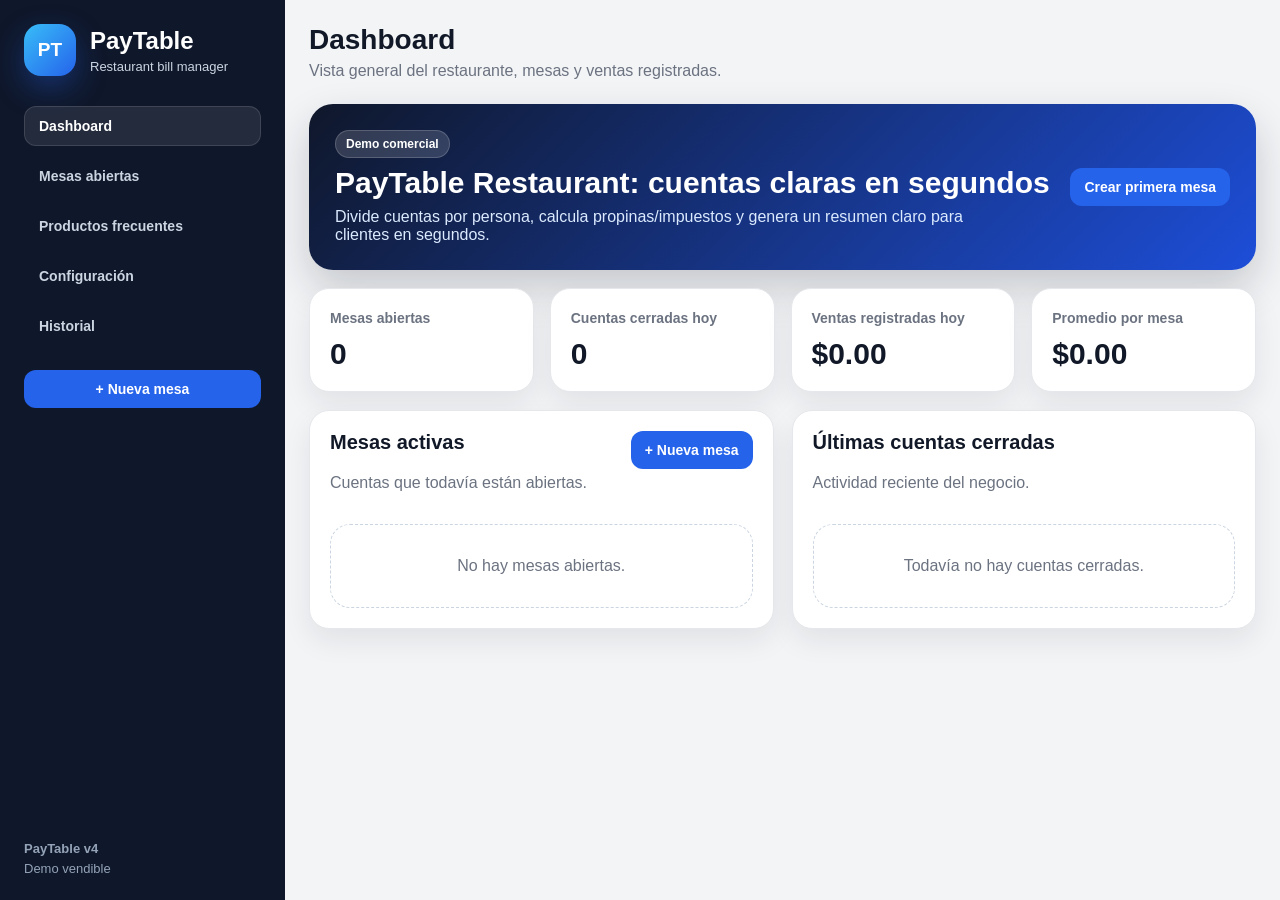
<file: index.html>
<!DOCTYPE html>
<html lang="es">
<head>
  <meta charset="UTF-8" />
  <meta name="viewport" content="width=device-width, initial-scale=1.0" />
  <title>PayTable v4 - Demo vendible</title>
  <link rel="stylesheet" href="style.css?v=4.0" />
</head>
<body>
  <aside class="sidebar">
    <div class="brand">
      <div class="logo">PT</div>
      <div>
        <h1>PayTable</h1>
        <p>Restaurant bill manager</p>
      </div>
    </div>

    <nav class="nav">
      <button id="navDashboard" class="nav-btn active">Dashboard</button>
      <button id="navOpenTables" class="nav-btn">Mesas abiertas</button>
      <button id="navProducts" class="nav-btn">Productos frecuentes</button>
      <button id="navSettings" class="nav-btn">Configuración</button>
      <button id="navHistory" class="nav-btn">Historial</button>
    </nav>

    <button id="newTableBtn" class="primary-btn full-btn">+ Nueva mesa</button>

    <div class="sidebar-footer">
      <p>PayTable v4</p>
      <span>Demo vendible</span>
    </div>
  </aside>

  <main class="main">
    <header class="topbar">
      <div>
        <h2 id="pageTitle">Dashboard</h2>
        <p id="pageSubtitle">Vista general del restaurante, mesas y ventas registradas.</p>
      </div>

      <div class="topbar-actions">
        <button id="printBtn" class="secondary-btn hidden">Imprimir ticket</button>
        <button id="downloadBtn" class="secondary-btn hidden">Descargar resumen</button>
        <button id="whatsappBtn" class="success-btn hidden">Compartir WhatsApp</button>
        <button id="exportHistoryBtn" class="secondary-btn hidden">Exportar CSV</button>
        <button id="clearHistoryBtn" class="danger-btn hidden">Borrar historial</button>
      </div>
    </header>

    <section id="dashboardView" class="view">
      <section class="hero-card">
        <div>
          <span class="eyebrow">Demo comercial</span>
          <h3 id="restaurantHeroName">PayTable para restaurantes</h3>
          <p>Divide cuentas por persona, calcula propinas/impuestos y genera un resumen claro para clientes en segundos.</p>
        </div>
        <button id="heroNewTableBtn" class="primary-btn">Crear primera mesa</button>
      </section>

      <div class="kpi-grid">
        <div class="kpi-card">
          <span>Mesas abiertas</span>
          <strong id="kpiOpenTables">0</strong>
        </div>
        <div class="kpi-card">
          <span>Cuentas cerradas hoy</span>
          <strong id="kpiClosedToday">0</strong>
        </div>
        <div class="kpi-card">
          <span>Ventas registradas hoy</span>
          <strong id="kpiSalesToday">$0.00</strong>
        </div>
        <div class="kpi-card">
          <span>Promedio por mesa</span>
          <strong id="kpiAvgTable">$0.00</strong>
        </div>
      </div>

      <div class="dashboard-grid">
        <section class="card">
          <div class="card-header">
            <div>
              <h3>Mesas activas</h3>
              <p>Cuentas que todavía están abiertas.</p>
            </div>
            <button id="dashboardNewTableBtn" class="primary-btn">+ Nueva mesa</button>
          </div>
          <div id="dashboardOpenTables" class="mini-list"></div>
        </section>

        <section class="card">
          <div class="card-header">
            <div>
              <h3>Últimas cuentas cerradas</h3>
              <p>Actividad reciente del negocio.</p>
            </div>
          </div>
          <div id="dashboardRecentHistory" class="mini-list"></div>
        </section>
      </div>
    </section>

    <section id="tablesView" class="view hidden">
      <div id="openTablesGrid" class="tables-grid"></div>
    </section>

    <section id="productsView" class="view hidden">
      <section class="card">
        <div class="card-header">
          <div>
            <h3>Productos frecuentes</h3>
            <p>Agrega productos usados a menudo para cargarlos rápido en una mesa.</p>
          </div>
        </div>

        <div class="form-grid product-form-grid">
          <div class="form-row">
            <label for="quickProductName">Producto</label>
            <input type="text" id="quickProductName" placeholder="Ej: Pupusa revuelta" />
          </div>
          <div class="form-row">
            <label for="quickProductPrice">Precio</label>
            <input type="number" id="quickProductPrice" placeholder="Ej: 0.90" min="0" step="0.01" />
          </div>
          <div class="form-row">
            <label for="quickProductCategory">Categoría</label>
            <input type="text" id="quickProductCategory" placeholder="Ej: Comida" />
          </div>
        </div>

        <button id="addQuickProductBtn" class="primary-btn">Agregar producto frecuente</button>

        <div id="quickProductsList" class="quick-products-list"></div>
      </section>
    </section>

    <section id="settingsView" class="view hidden">
      <section class="card">
        <div class="card-header">
          <div>
            <h3>Configuración del restaurante</h3>
            <p>Personaliza la demo para que parezca instalada en un negocio real.</p>
          </div>
          <button id="saveSettingsBtn" class="primary-btn">Guardar configuración</button>
        </div>

        <div class="form-grid">
          <div class="form-row">
            <label for="restaurantName">Nombre del restaurante</label>
            <input type="text" id="restaurantName" placeholder="Ej: La Esquina Bistro" />
          </div>

          <div class="form-row">
            <label for="currencySymbol">Moneda</label>
            <input type="text" id="currencySymbol" placeholder="$" maxlength="4" />
          </div>

          <div class="form-row">
            <label for="defaultTax">Impuesto predeterminado (%)</label>
            <input type="number" id="defaultTax" min="0" step="0.01" />
          </div>

          <div class="form-row">
            <label for="defaultTip">Propina predeterminada (%)</label>
            <input type="number" id="defaultTip" min="0" step="0.01" />
          </div>
        </div>

        <div class="form-row">
          <label for="restaurantMessage">Mensaje del ticket</label>
          <textarea id="restaurantMessage" placeholder="Ej: Gracias por su visita. ¡Vuelva pronto!"></textarea>
        </div>

        <div class="preview-ticket">
          <h4>Vista previa del ticket</h4>
          <div class="ticket-preview-box">
            <strong id="settingsPreviewName">PayTable Restaurant</strong>
            <span id="settingsPreviewMsg">Gracias por su visita.</span>
          </div>
        </div>
      </section>
    </section>

    <section id="historyView" class="view hidden">
      <div id="historyList" class="history-list"></div>
    </section>

    <section id="tableDetailView" class="view hidden">
      <div class="detail-grid">
        <section class="card">
          <div class="card-header">
            <div>
              <h3 id="activeTableName">Mesa</h3>
              <p id="activeTableMeta">Cuenta abierta</p>
            </div>
            <button id="backToTablesBtn" class="secondary-btn">Volver</button>
          </div>

          <div class="form-row">
            <label for="editTableName">Editar nombre de mesa</label>
            <input type="text" id="editTableName" placeholder="Ej: Mesa 4" />
          </div>

          <div class="form-grid">
            <div class="form-row">
              <label for="taxPercent">Impuesto (%)</label>
              <input type="number" id="taxPercent" value="0" min="0" step="0.01" />
            </div>

            <div class="form-row">
              <label for="tipPercent">Propina (%)</label>
              <input type="number" id="tipPercent" value="0" min="0" step="0.01" />
            </div>
          </div>

          <div class="form-row">
            <label for="tipMode">Dividir propina</label>
            <select id="tipMode">
              <option value="proportional">Según consumo</option>
              <option value="equal">Equitativamente</option>
            </select>
          </div>

          <div id="tableStatusBadge" class="status-box">Estado: Abierta</div>
        </section>

        <section class="card">
          <h3>Personas</h3>
          <div class="inline-form">
            <input type="text" id="personName" placeholder="Ej: Carlos" />
            <button id="addPersonBtn">Agregar</button>
          </div>
          <div id="peopleList" class="people-list"></div>
        </section>

        <section class="card products-card">
          <h3>Productos frecuentes</h3>
          <p>Selecciona rápido productos guardados. Puedes cambiar cantidad antes de agregarlos.</p>
          <div id="quickProductsForTable" class="quick-products-grid"></div>
        </section>

        <section class="card products-card">
          <h3>Agregar producto manual</h3>

          <div class="form-grid product-form-grid">
            <div class="form-row">
              <label for="itemName">Producto</label>
              <input type="text" id="itemName" placeholder="Ej: Pizza familiar" />
            </div>

            <div class="form-row">
              <label for="itemQty">Cantidad</label>
              <input type="number" id="itemQty" value="1" min="1" step="1" />
            </div>

            <div class="form-row">
              <label for="itemPrice">Precio unitario</label>
              <input type="number" id="itemPrice" placeholder="Ej: 18.00" min="0" step="0.01" />
            </div>
          </div>

          <button id="addItemBtn">Agregar producto</button>
        </section>

        <section class="card products-card">
          <h3>Productos consumidos</h3>
          <div id="itemsList" class="items-list"></div>
        </section>

        <section class="card summary-card">
          <div class="summary-header">
            <div>
              <h3>Resumen final</h3>
              <p>Totales por persona antes de cerrar la cuenta.</p>
            </div>
            <button id="calculateBtn" class="primary-btn">Calcular</button>
          </div>

          <div id="summary"></div>

          <div class="close-actions">
            <button id="closeTableBtn" class="success-btn">Cerrar cuenta</button>
            <button id="deleteTableBtn" class="danger-btn">Eliminar mesa</button>
          </div>
        </section>
      </div>
    </section>
  </main>

  <div id="tableModal" class="modal hidden">
    <div class="modal-card">
      <h3>Nueva mesa</h3>
      <p>Crea una cuenta nueva para empezar a dividir productos.</p>

      <div class="form-row">
        <label for="newTableName">Nombre o número de mesa</label>
        <input type="text" id="newTableName" placeholder="Ej: Mesa 4" />
      </div>

      <div class="modal-actions">
        <button id="cancelNewTableBtn" class="secondary-btn">Cancelar</button>
        <button id="createTableBtn" class="primary-btn">Crear mesa</button>
      </div>
    </div>
  </div>

  <script src="app.js?v=4.0"></script>
</body>
</html>
</file>
<file: style.css>
* {
  box-sizing: border-box;
}

:root {
  --bg: #f3f4f6;
  --card: #ffffff;
  --text: #111827;
  --muted: #6b7280;
  --line: #e5e7eb;
  --primary: #2563eb;
  --primary-dark: #1d4ed8;
  --success: #16a34a;
  --success-dark: #15803d;
  --danger: #dc2626;
  --danger-dark: #b91c1c;
  --warning: #f59e0b;
  --sidebar: #0f172a;
}

body {
  margin: 0;
  font-family: Arial, Helvetica, sans-serif;
  background: var(--bg);
  color: var(--text);
  min-height: 100vh;
  display: flex;
}

.sidebar {
  width: 285px;
  background: var(--sidebar);
  color: white;
  padding: 24px;
  min-height: 100vh;
  position: sticky;
  top: 0;
  display: flex;
  flex-direction: column;
}

.brand {
  display: flex;
  align-items: center;
  gap: 14px;
  margin-bottom: 30px;
}

.logo {
  width: 52px;
  height: 52px;
  border-radius: 17px;
  background: linear-gradient(135deg, #38bdf8, #2563eb);
  display: grid;
  place-items: center;
  font-weight: 900;
  font-size: 19px;
  box-shadow: 0 12px 30px rgba(37, 99, 235, 0.35);
}

.brand h1 {
  font-size: 24px;
  margin: 0;
}

.brand p {
  margin: 4px 0 0;
  color: #cbd5e1;
  font-size: 13px;
}

.nav {
  display: grid;
  gap: 10px;
  margin-bottom: 24px;
}

.nav-btn {
  background: transparent;
  color: #cbd5e1;
  text-align: left;
  border: 1px solid transparent;
}

.nav-btn:hover,
.nav-btn.active {
  background: rgba(255, 255, 255, 0.09);
  color: white;
  border-color: rgba(255, 255, 255, 0.12);
}

.sidebar-footer {
  margin-top: auto;
  color: #94a3b8;
  font-size: 13px;
}

.sidebar-footer p {
  margin: 0;
  font-weight: 800;
}

.sidebar-footer span {
  display: block;
  margin-top: 5px;
}

.main {
  flex: 1;
  padding: 24px;
  max-width: 1500px;
  margin: 0 auto;
}

.topbar {
  display: flex;
  justify-content: space-between;
  gap: 16px;
  align-items: center;
  margin-bottom: 24px;
}

.topbar h2 {
  margin: 0;
  font-size: 28px;
}

.topbar p {
  margin: 6px 0 0;
  color: var(--muted);
}

.topbar-actions {
  display: flex;
  gap: 10px;
  flex-wrap: wrap;
}

button {
  border: none;
  background: var(--primary);
  color: white;
  padding: 11px 14px;
  border-radius: 12px;
  cursor: pointer;
  font-weight: 700;
  font-size: 14px;
}

button:hover {
  background: var(--primary-dark);
}

.primary-btn { background: var(--primary); }
.secondary-btn { background: #374151; }
.secondary-btn:hover { background: #4b5563; }
.success-btn { background: var(--success); }
.success-btn:hover { background: var(--success-dark); }
.danger-btn { background: var(--danger); }
.danger-btn:hover { background: var(--danger-dark); }
.full-btn { width: 100%; }

.hidden {
  display: none !important;
}

.view {
  animation: fadeIn 0.18s ease-in;
}

@keyframes fadeIn {
  from { opacity: 0; transform: translateY(4px); }
  to { opacity: 1; transform: translateY(0); }
}

.hero-card {
  background: linear-gradient(135deg, #0f172a, #1d4ed8);
  color: white;
  border-radius: 24px;
  padding: 26px;
  margin-bottom: 18px;
  display: flex;
  justify-content: space-between;
  gap: 20px;
  align-items: center;
  box-shadow: 0 18px 42px rgba(15, 23, 42, 0.20);
}

.hero-card h3 {
  margin: 8px 0;
  font-size: 30px;
}

.hero-card p {
  margin: 0;
  color: #dbeafe;
  max-width: 680px;
}

.eyebrow {
  display: inline-block;
  background: rgba(255,255,255,0.15);
  border: 1px solid rgba(255,255,255,0.18);
  border-radius: 999px;
  padding: 6px 10px;
  font-size: 12px;
  font-weight: 800;
}

.kpi-grid {
  display: grid;
  grid-template-columns: repeat(4, minmax(150px, 1fr));
  gap: 16px;
  margin-bottom: 18px;
}

.kpi-card,
.card,
.table-card,
.history-item,
.quick-product-row,
.mini-row {
  background: white;
  border: 1px solid var(--line);
  box-shadow: 0 12px 28px rgba(15, 23, 42, 0.08);
}

.kpi-card {
  border-radius: 20px;
  padding: 20px;
}

.kpi-card span {
  color: var(--muted);
  font-size: 14px;
  font-weight: 700;
}

.kpi-card strong {
  display: block;
  margin-top: 10px;
  font-size: 30px;
  font-weight: 900;
}

.dashboard-grid {
  display: grid;
  grid-template-columns: 1fr 1fr;
  gap: 18px;
}

.tables-grid {
  display: grid;
  grid-template-columns: repeat(auto-fill, minmax(235px, 1fr));
  gap: 18px;
}

.table-card {
  border-radius: 20px;
  padding: 20px;
  cursor: pointer;
  transition: transform 0.15s ease, box-shadow 0.15s ease;
}

.table-card:hover {
  transform: translateY(-2px);
  box-shadow: 0 18px 38px rgba(15, 23, 42, 0.12);
}

.table-card h3 {
  margin: 10px 0 0;
  font-size: 20px;
}

.table-card p {
  color: var(--muted);
  margin: 8px 0;
}

.table-card .amount {
  font-size: 26px;
  font-weight: 900;
  margin-top: 14px;
}

.badge {
  display: inline-flex;
  padding: 6px 10px;
  border-radius: 999px;
  font-size: 12px;
  font-weight: 700;
  background: #dbeafe;
  color: #1e40af;
}

.badge.calculated {
  background: #dcfce7;
  color: #166534;
}

.empty-state {
  background: white;
  border: 1px dashed #cbd5e1;
  border-radius: 20px;
  padding: 32px;
  text-align: center;
  color: var(--muted);
}

.detail-grid {
  display: grid;
  grid-template-columns: 1fr 1fr;
  gap: 18px;
}

.card {
  border-radius: 20px;
  padding: 20px;
}

.card h3 {
  margin-top: 0;
  font-size: 20px;
}

.card p {
  color: var(--muted);
}

.card-header,
.summary-header {
  display: flex;
  justify-content: space-between;
  align-items: start;
  gap: 12px;
  margin-bottom: 16px;
}

.form-row {
  display: flex;
  flex-direction: column;
  gap: 7px;
  margin-bottom: 14px;
}

.form-row label {
  font-weight: 700;
  font-size: 14px;
}

input,
select,
textarea {
  width: 100%;
  padding: 12px;
  border: 1px solid #cbd5e1;
  border-radius: 12px;
  font-size: 15px;
  background: white;
  font-family: Arial, Helvetica, sans-serif;
}

textarea {
  min-height: 90px;
  resize: vertical;
}

input:focus,
select:focus,
textarea:focus {
  outline: 3px solid rgba(37, 99, 235, 0.2);
  border-color: var(--primary);
}

.form-grid {
  display: grid;
  grid-template-columns: 1fr 1fr;
  gap: 14px;
}

.product-form-grid {
  grid-template-columns: 2fr 1fr 1fr;
}

.inline-form {
  display: flex;
  gap: 10px;
}

.inline-form input {
  flex: 1;
}

.people-list {
  display: flex;
  flex-wrap: wrap;
  gap: 10px;
  margin-top: 14px;
}

.person-pill {
  background: #e0ecff;
  color: #1e3a8a;
  padding: 10px 12px;
  border-radius: 999px;
  display: inline-flex;
  align-items: center;
  gap: 8px;
  font-weight: 700;
}

.person-pill button {
  background: transparent;
  color: #1e3a8a;
  padding: 0;
  width: auto;
  font-size: 18px;
}

.products-card,
.summary-card {
  grid-column: span 2;
}

.items-list {
  display: grid;
  gap: 14px;
}

.item-card {
  border: 1px solid var(--line);
  border-radius: 16px;
  padding: 16px;
  background: #f9fafb;
}

.item-header {
  display: flex;
  justify-content: space-between;
  gap: 12px;
  align-items: start;
  margin-bottom: 12px;
}

.item-title {
  font-weight: 900;
}

.item-price {
  color: var(--success);
  font-weight: 900;
}

.item-actions {
  display: flex;
  gap: 8px;
  flex-wrap: wrap;
}

.checkbox-group {
  display: flex;
  flex-wrap: wrap;
  gap: 10px;
}

.checkbox-label {
  background: white;
  border: 1px solid #cbd5e1;
  padding: 9px 11px;
  border-radius: 12px;
  display: flex;
  gap: 7px;
  align-items: center;
  cursor: pointer;
  font-weight: 600;
}

.checkbox-label input {
  width: auto;
}

.notice {
  background: #fff7ed;
  color: #9a3412;
  border: 1px solid #fed7aa;
  padding: 12px;
  border-radius: 12px;
}

.summary-grid {
  display: grid;
  grid-template-columns: repeat(auto-fill, minmax(230px, 1fr));
  gap: 14px;
  margin-top: 16px;
}

.person-summary {
  border: 1px solid var(--line);
  border-radius: 16px;
  padding: 16px;
  background: #f9fafb;
}

.person-summary h4 {
  margin: 0 0 10px;
  font-size: 18px;
}

.summary-line {
  display: flex;
  justify-content: space-between;
  gap: 12px;
  border-bottom: 1px dashed #d1d5db;
  padding: 7px 0;
  font-size: 14px;
}

.summary-line.total {
  font-size: 18px;
  font-weight: 900;
  border-bottom: none;
  margin-top: 8px;
}

.table-total {
  margin-top: 18px;
  padding: 18px;
  background: #ecfdf5;
  color: #065f46;
  border-radius: 16px;
  font-weight: 900;
  font-size: 20px;
}

.close-actions {
  display: flex;
  gap: 10px;
  margin-top: 18px;
  flex-wrap: wrap;
}

.history-list,
.quick-products-list {
  display: grid;
  gap: 14px;
}

.history-item,
.quick-product-row,
.mini-row {
  border-radius: 18px;
  padding: 18px;
  display: flex;
  justify-content: space-between;
  gap: 16px;
  align-items: center;
}

.history-item h3,
.quick-product-row h3,
.mini-row h4 {
  margin: 0;
}

.history-item p,
.quick-product-row p,
.mini-row p {
  color: var(--muted);
  margin: 6px 0 0;
}

.history-total {
  font-size: 22px;
  font-weight: 900;
  color: var(--success);
}

.quick-products-list {
  margin-top: 18px;
}

.quick-products-grid {
  display: grid;
  grid-template-columns: repeat(auto-fill, minmax(210px, 1fr));
  gap: 12px;
}

.quick-product-card {
  border: 1px solid var(--line);
  border-radius: 16px;
  padding: 14px;
  background: #f9fafb;
}

.quick-product-card h4 {
  margin: 0;
}

.quick-product-card p {
  margin: 6px 0 12px;
}

.quick-add-controls {
  display: grid;
  grid-template-columns: 70px 1fr;
  gap: 8px;
}

.status-box {
  margin-top: 10px;
  padding: 12px;
  border-radius: 14px;
  background: #dbeafe;
  color: #1e40af;
  font-weight: 800;
}

.preview-ticket {
  margin-top: 16px;
}

.ticket-preview-box {
  background: #f9fafb;
  border: 1px dashed #94a3b8;
  border-radius: 16px;
  padding: 18px;
  display: grid;
  gap: 6px;
  max-width: 360px;
}

.ticket-header {
  text-align: center;
  border-bottom: 1px dashed #cbd5e1;
  padding-bottom: 14px;
  margin-bottom: 14px;
}

.ticket-header h3 {
  margin: 0;
  font-size: 24px;
}

.ticket-header p {
  margin: 6px 0 0;
}

.ticket-message {
  text-align: center;
  margin-top: 16px;
  color: var(--muted);
  font-style: italic;
}

.modal {
  position: fixed;
  inset: 0;
  background: rgba(15, 23, 42, 0.62);
  display: grid;
  place-items: center;
  padding: 18px;
  z-index: 50;
}

.modal-card {
  background: white;
  width: min(460px, 100%);
  border-radius: 22px;
  padding: 24px;
  box-shadow: 0 22px 60px rgba(0, 0, 0, 0.25);
}

.modal-card h3 {
  margin: 0;
  font-size: 24px;
}

.modal-card p {
  color: var(--muted);
}

.modal-actions {
  display: flex;
  justify-content: flex-end;
  gap: 10px;
}

@media print {
  body {
    display: block;
    background: white;
  }

  .sidebar,
  .topbar,
  .card:not(.summary-card),
  .close-actions {
    display: none !important;
  }

  .main {
    padding: 0;
  }

  .summary-card {
    box-shadow: none;
    border: none;
  }

  .detail-grid {
    display: block;
  }

  .summary-card h3 {
    text-align: center;
    font-size: 26px;
  }
}

@media (max-width: 1100px) {
  .kpi-grid {
    grid-template-columns: repeat(2, 1fr);
  }

  .dashboard-grid,
  .detail-grid {
    grid-template-columns: 1fr;
  }

  .products-card,
  .summary-card {
    grid-column: span 1;
  }
}

@media (max-width: 880px) {
  body {
    display: block;
  }

  .sidebar {
    position: static;
    width: 100%;
    min-height: auto;
  }

  .main {
    padding: 18px;
  }

  .hero-card {
    flex-direction: column;
    align-items: stretch;
  }
}

@media (max-width: 640px) {
  .topbar,
  .card-header,
  .summary-header,
  .history-item,
  .quick-product-row,
  .mini-row {
    flex-direction: column;
    align-items: stretch;
  }

  .form-grid,
  .product-form-grid,
  .kpi-grid {
    grid-template-columns: 1fr;
  }

  .inline-form {
    flex-direction: column;
  }

  .modal-actions,
  .close-actions,
  .topbar-actions,
  .item-actions {
    flex-direction: column;
  }

  button {
    width: 100%;
  }

  .person-pill button {
    width: auto;
  }
}
</file>
